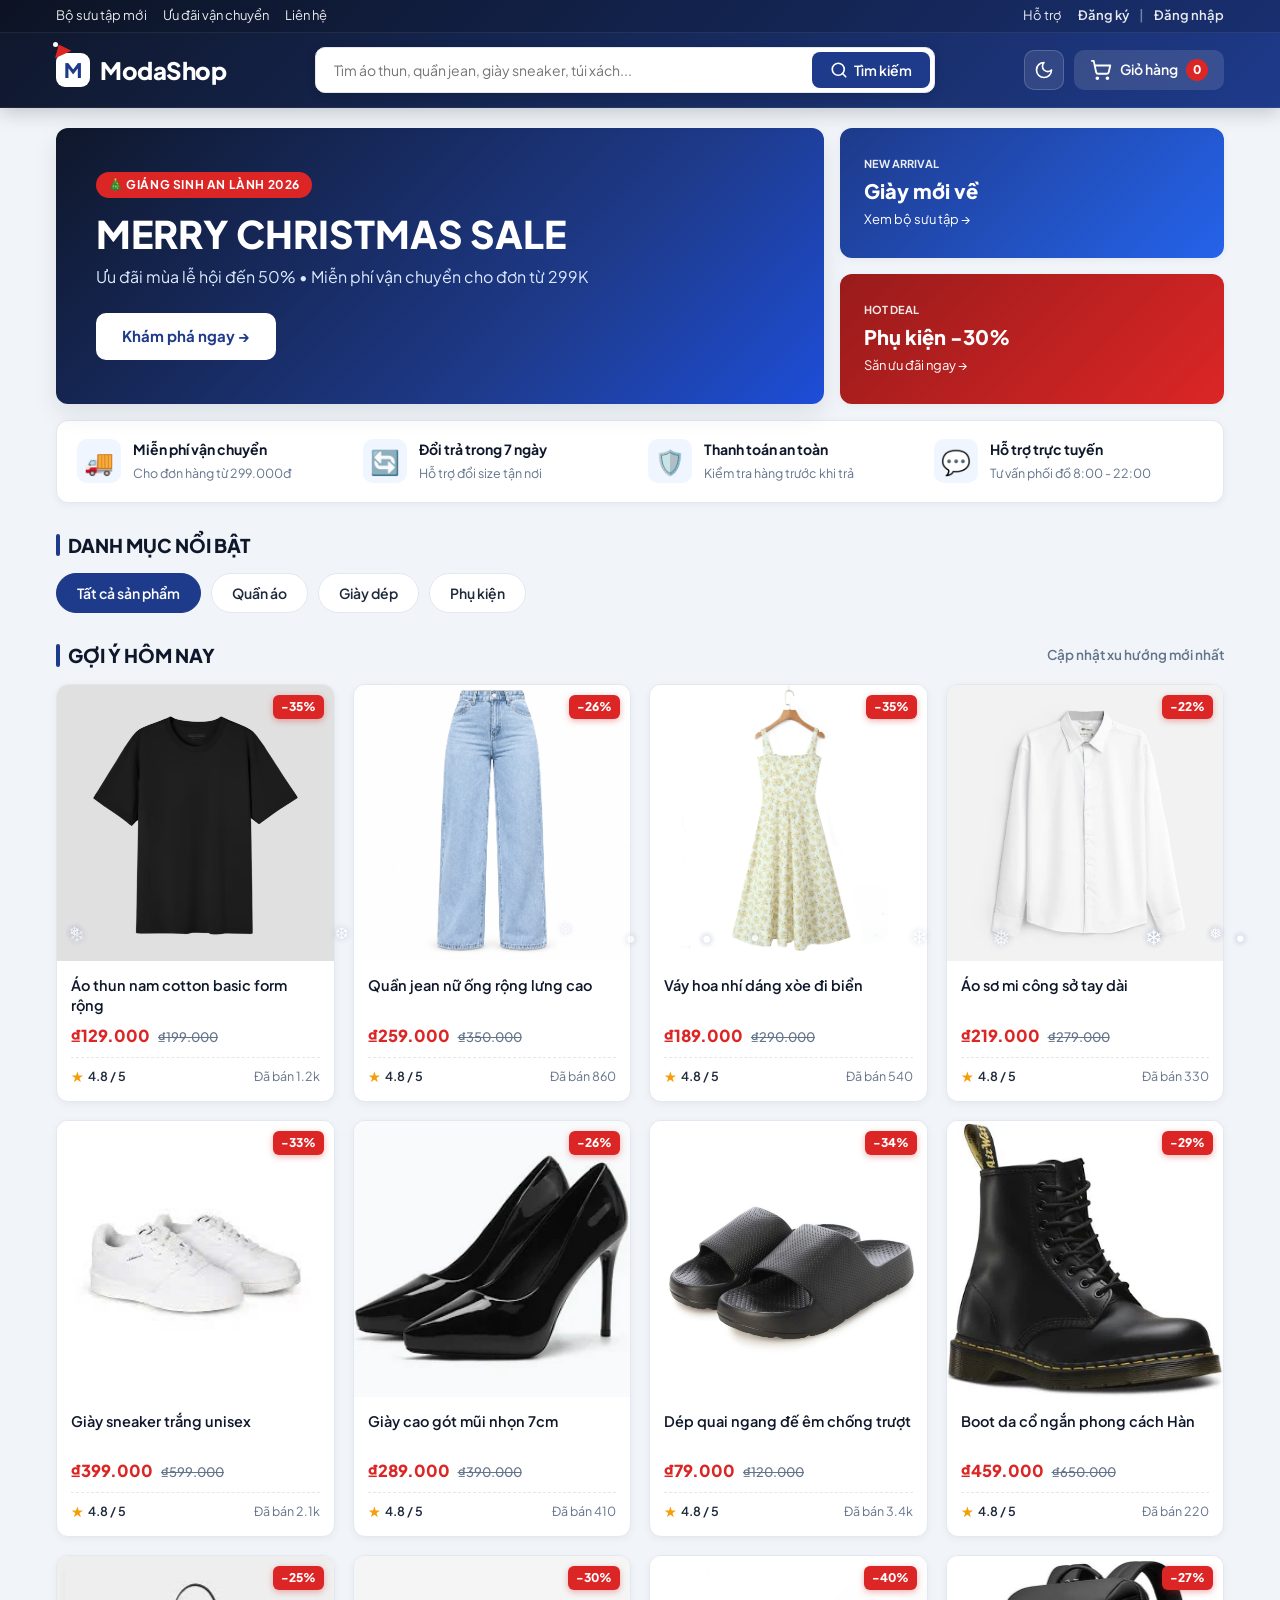
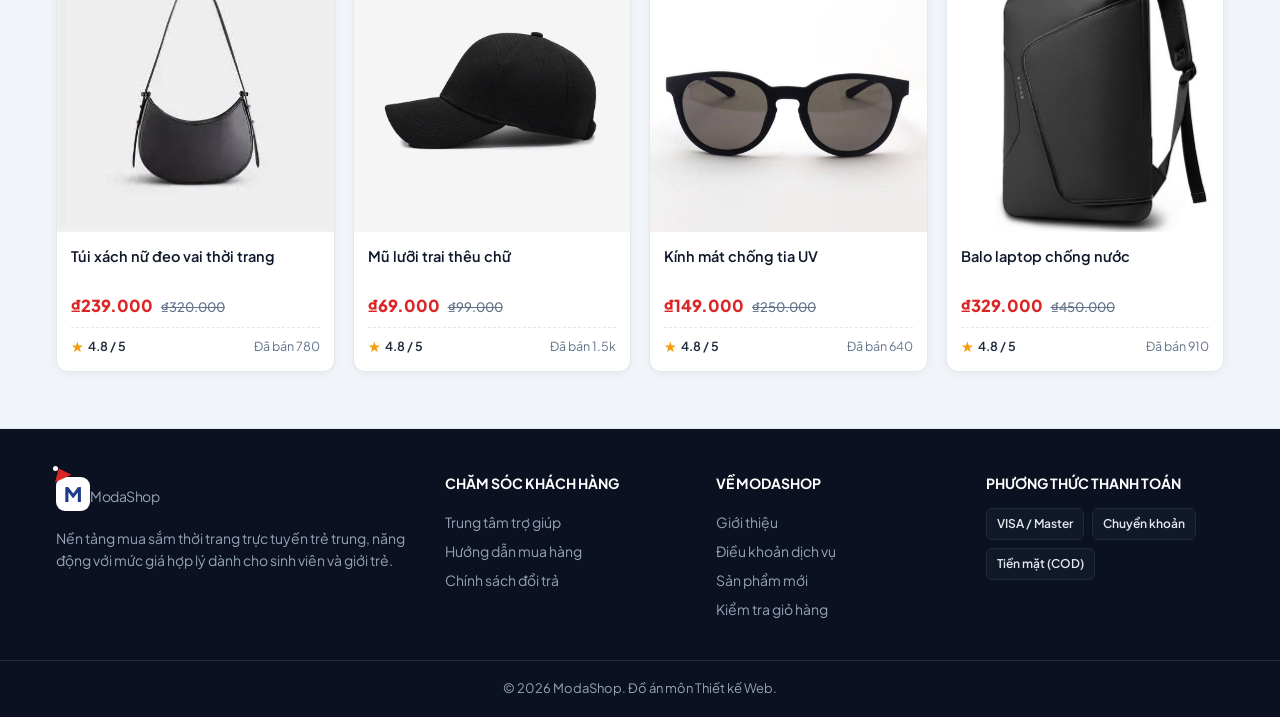
<file: index.html>
<!DOCTYPE html>
<html lang="vi">
<head>
  <meta charset="UTF-8">
  <meta name="viewport" content="width=device-width, initial-scale=1.0">
  <title>ModaShop - Thời trang hiện đại, giá tốt mỗi ngày</title>
  <script>
    // Áp dụng Dark Mode ngay lập tức trước khi CSS render để tránh nháy trắng
    if (localStorage.getItem('modashop_theme') === 'dark') {
      document.documentElement.setAttribute('data-theme', 'dark');
    }
  </script>
  <!-- Font chữ hiện đại hỗ trợ tiếng Việt chuẩn đẹp -->
  <link rel="preconnect" href="https://fonts.googleapis.com">
  <link rel="preconnect" href="https://fonts.gstatic.com" crossorigin>
  <link href="https://fonts.googleapis.com/css2?family=Plus+Jakarta+Sans:wght@400;500;600;700;800&display=swap" rel="stylesheet">
  <link rel="stylesheet" href="style.css">
</head>
<body>

  <!-- ===== HEADER ===== -->
  <header class="header">
    <div class="header-top">
      <div class="container header-top-inner">
        <div class="header-links">
          <a href="index.html#products">Bộ sưu tập mới</a>
          <a href="index.html#service-bar">Ưu đãi vận chuyển</a>
          <a href="#footer">Liên hệ</a>
        </div>
        <div class="header-links">
          <button type="button" class="link-btn" onclick="openInfoModal('Hướng dẫn mua hàng', '1. Chọn sản phẩm và kích cỡ phù hợp.<br>2. Nhấn Thêm vào giỏ hàng.<br>3. Kiểm tra giỏ hàng và điền thông tin nhận hàng để hoàn tất.')">Hỗ trợ</button>
          <span id="authLinks">
            <a href="register.html">Đăng ký</a>
            <span class="sep">|</span>
            <a href="login.html">Đăng nhập</a>
          </span>
        </div>
      </div>
    </div>

    <div class="header-main container">
      <a href="index.html" class="logo">
        <span class="logo-badge">M</span>ModaShop
      </a>

      <form class="search-box" id="searchForm">
        <input type="text" id="searchInput" placeholder="Tìm áo thun, quần jean, giày sneaker, túi xách...">
        <button type="submit" aria-label="Tìm kiếm">
          <svg width="18" height="18" viewBox="0 0 24 24" fill="none" stroke="currentColor" stroke-width="2.2" stroke-linecap="round" stroke-linejoin="round"><circle cx="11" cy="11" r="8"/><path d="m21 21-4.3-4.3"/></svg>
          <span>Tìm kiếm</span>
        </button>
      </form>

      <div class="header-actions">
        <button type="button" class="theme-toggle" id="themeToggle" aria-label="Chuyển đổi giao diện Sáng/Tối" title="Chuyển chế độ Sáng / Tối">
          <!-- Icon Mặt trăng (hiện khi đang ở nền Sáng) -->
          <svg class="icon-moon" width="20" height="20" viewBox="0 0 24 24" fill="none" stroke="currentColor" stroke-width="2" stroke-linecap="round" stroke-linejoin="round"><path d="M12 3a6 6 0 0 0 9 9 9 9 0 1 1-9-9Z"/></svg>
          <!-- Icon Mặt trời (hiện khi đang ở nền Tối) -->
          <svg class="icon-sun" width="20" height="20" viewBox="0 0 24 24" fill="none" stroke="currentColor" stroke-width="2" stroke-linecap="round" stroke-linejoin="round"><circle cx="12" cy="12" r="4"/><path d="M12 2v2"/><path d="M12 20v2"/><path d="m4.93 4.93 1.41 1.41"/><path d="m17.66 17.66 1.41 1.41"/><path d="M2 12h2"/><path d="M20 12h2"/><path d="m6.34 17.66-1.41 1.41"/><path d="m19.07 4.93-1.41 1.41"/></svg>
        </button>

        <a href="cart.html" class="cart" id="cartBtn">
          <svg width="22" height="22" viewBox="0 0 24 24" fill="none" stroke="currentColor" stroke-width="2" stroke-linecap="round" stroke-linejoin="round"><circle cx="8" cy="21" r="1"/><circle cx="19" cy="21" r="1"/><path d="M2.05 2.05h2l2.66 12.42a2 2 0 0 0 2 1.58h9.78a2 2 0 0 0 1.95-1.57l1.65-7.43H5.12"/></svg>
          <span class="cart-label">Giỏ hàng</span>
          <span class="cart-count" id="cartCount">0</span>
        </a>
      </div>
    </div>
  </header>

  <main class="container">

    <!-- ===== BANNER HERO ===== -->
    <section class="banner">
      <div class="banner-main">
        <span class="banner-tag">🎄 GIÁNG SINH AN LÀNH 2026</span>
        <h1>MERRY CHRISTMAS SALE</h1>
        <p>Ưu đãi mùa lễ hội đến 50% • Miễn phí vận chuyển cho đơn từ 299K</p>
        <a href="#products" class="btn">Khám phá ngay →</a>
      </div>
      <div class="banner-side">
        <a href="#products" class="banner-small banner-small-1" onclick="document.querySelector('[data-cat=\'giay-dep\']')?.click()">
          <span class="small-tag">NEW ARRIVAL</span>
          <h3>Giày mới về</h3>
          <p>Xem bộ sưu tập →</p>
        </a>
        <a href="#products" class="banner-small banner-small-2" onclick="document.querySelector('[data-cat=\'phu-kien\']')?.click()">
          <span class="small-tag">HOT DEAL</span>
          <h3>Phụ kiện -30%</h3>
          <p>Săn ưu đãi ngay →</p>
        </a>
      </div>
    </section>

    <!-- ===== CAM KẾT DỊCH VỤ (TĂNG ĐỘ TIN CẬY) ===== -->
    <section class="service-bar" id="service-bar">
      <div class="service-item">
        <div class="service-icon">🚚</div>
        <div>
          <strong>Miễn phí vận chuyển</strong>
          <span>Cho đơn hàng từ 299.000đ</span>
        </div>
      </div>
      <div class="service-item">
        <div class="service-icon">🔄</div>
        <div>
          <strong>Đổi trả trong 7 ngày</strong>
          <span>Hỗ trợ đổi size tận nơi</span>
        </div>
      </div>
      <div class="service-item">
        <div class="service-icon">🛡️</div>
        <div>
          <strong>Thanh toán an toàn</strong>
          <span>Kiểm tra hàng trước khi trả</span>
        </div>
      </div>
      <div class="service-item">
        <div class="service-icon">💬</div>
        <div>
          <strong>Hỗ trợ trực tuyến</strong>
          <span>Tư vấn phối đồ 8:00 - 22:00</span>
        </div>
      </div>
    </section>

    <!-- ===== DANH MỤC ===== -->
    <section class="section">
      <div class="section-header">
        <h2 class="section-title">DANH MỤC NỔI BẬT</h2>
      </div>
      <div class="categories" id="categories">
        <button class="category active" data-cat="all">Tất cả sản phẩm</button>
        <button class="category" data-cat="quan-ao">Quần áo</button>
        <button class="category" data-cat="giay-dep">Giày dép</button>
        <button class="category" data-cat="phu-kien">Phụ kiện</button>
      </div>
    </section>

    <!-- ===== SẢN PHẨM ===== -->
    <section class="section" id="products">
      <div class="section-header">
        <h2 class="section-title">GỢI Ý HÔM NAY</h2>
        <span class="section-subtitle">Cập nhật xu hướng mới nhất</span>
      </div>
      <div class="product-grid" id="productGrid">
        <!-- Sản phẩm được tạo bằng JavaScript (script.js) -->
      </div>
    </section>

  </main>

  <!-- ===== FOOTER ===== -->
  <footer class="footer" id="footer">
    <div class="container footer-grid">
      <div class="footer-brand">
        <a href="index.html" class="logo footer-logo">
          <span class="logo-badge">M</span>ModaShop
        </a>
        <p class="footer-desc">Nền tảng mua sắm thời trang trực tuyến trẻ trung, năng động với mức giá hợp lý dành cho sinh viên và giới trẻ.</p>
      </div>
      <div>
        <h4>CHĂM SÓC KHÁCH HÀNG</h4>
        <button type="button" class="footer-link-btn" onclick="openInfoModal('Trung tâm trợ giúp', 'Hotline hỗ trợ: 1900 6868 (8:00 - 22:00 hàng ngày)<br>Email: hotro@modashop.vn')">Trung tâm trợ giúp</button>
        <button type="button" class="footer-link-btn" onclick="openInfoModal('Hướng dẫn mua hàng', 'Bước 1: Tìm kiếm sản phẩm.<br>Bước 2: Chọn size và thêm vào giỏ.<br>Bước 3: Xác nhận đơn hàng tại trang Giỏ hàng.')">Hướng dẫn mua hàng</button>
        <button type="button" class="footer-link-btn" onclick="openInfoModal('Chính sách đổi trả', 'ModaShop hỗ trợ đổi size hoặc hoàn tiền trong vòng 7 ngày kể từ khi nhận hàng nếu sản phẩm còn nguyên tem mác.')">Chính sách đổi trả</button>
      </div>
      <div>
        <h4>VỀ MODASHOP</h4>
        <button type="button" class="footer-link-btn" onclick="openInfoModal('Giới thiệu ModaShop', 'ModaShop là đồ án website thương mại điện tử thời trang được xây dựng bởi nhóm sinh viên môn Thiết kế Web.')">Giới thiệu</button>
        <button type="button" class="footer-link-btn" onclick="openInfoModal('Điều khoản dịch vụ', '1. Thông tin tài khoản được lưu cục bộ trên trình duyệt (localStorage) phục vụ mục đích trải nghiệm đặt hàng.<br>2. Khách hàng được quyền kiểm tra sản phẩm trước khi thanh toán và đổi trả trong vòng 7 ngày nếu còn nguyên tem mác.')">Điều khoản dịch vụ</button>
        <a href="index.html#products">Sản phẩm mới</a>
        <a href="cart.html">Kiểm tra giỏ hàng</a>
      </div>
      <div>
        <h4>PHƯƠNG THỨC THANH TOÁN</h4>
        <div class="payment-badges">
          <span>VISA / Master</span>
          <span>Chuyển khoản</span>
          <span>Tiền mặt (COD)</span>
        </div>
      </div>
    </div>
    <div class="footer-bottom">
      <p class="copyright">© 2026 ModaShop. Đồ án môn Thiết kế Web.</p>
    </div>
  </footer>

  <!-- Cửa sổ Modal hiển thị thông tin chính sách (thay thế các link chết href="#") -->
  <div class="info-modal-backdrop" id="infoModal" onclick="if(event.target===this) closeInfoModal()">
    <div class="info-modal">
      <div class="info-modal-header">
        <h3 id="infoModalTitle">Thông tin</h3>
        <button type="button" class="info-modal-close" onclick="closeInfoModal()">×</button>
      </div>
      <div class="info-modal-body" id="infoModalBody"></div>
    </div>
  </div>

  <!-- Thông báo nhỏ khi thêm vào giỏ -->
  <div class="toast" id="toast">✓ Đã thêm sản phẩm vào giỏ hàng!</div> 

  <script src="script.js"></script>
  <script>
    function openInfoModal(title, content) {
      document.getElementById('infoModalTitle').textContent = title;
      document.getElementById('infoModalBody').innerHTML = content;
      document.getElementById('infoModal').classList.add('show');
    }
    function closeInfoModal() {
      document.getElementById('infoModal').classList.remove('show');
    }

    // Xử lý bật/tắt Dark Mode và lưu trạng thái vào localStorage
    const themeToggleBtn = document.getElementById('themeToggle');
    if (themeToggleBtn && !themeToggleBtn.dataset.bound) {
      themeToggleBtn.dataset.bound = 'true';
      themeToggleBtn.addEventListener('click', () => {
        const root = document.documentElement;
        if (root.getAttribute('data-theme') === 'dark') {
          root.removeAttribute('data-theme');
          localStorage.setItem('modashop_theme', 'light');
        } else {
          root.setAttribute('data-theme', 'dark');
          localStorage.setItem('modashop_theme', 'dark');
        }
      });
    }
  </script>
</body>
</html>
</file>
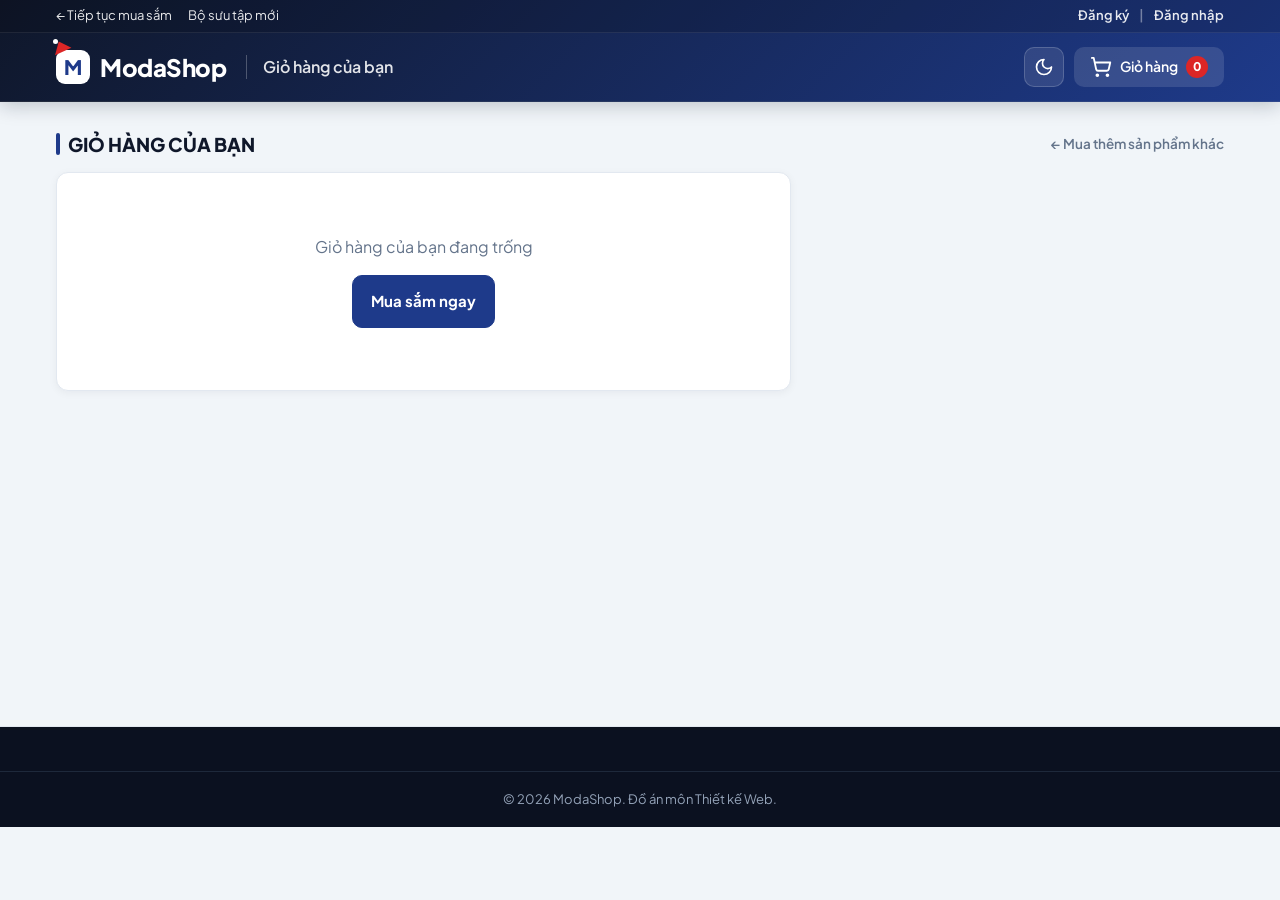
<file: cart.html>
<!DOCTYPE html>
<html lang="vi">
<head>
  <meta charset="UTF-8">
  <meta name="viewport" content="width=device-width, initial-scale=1.0">
  <title>Giỏ hàng - ModaShop</title>
  <script>
    // Giữ nguyên trạng thái Dark Mode ngay lập tức khi chuyển từ index.html sang
    if (localStorage.getItem('modashop_theme') === 'dark') {
      document.documentElement.setAttribute('data-theme', 'dark');
    }
  </script>
  <link rel="preconnect" href="https://fonts.googleapis.com">
  <link rel="preconnect" href="https://fonts.gstatic.com" crossorigin>
  <link href="https://fonts.googleapis.com/css2?family=Plus+Jakarta+Sans:wght@400;500;600;700;800&display=swap" rel="stylesheet">
  <link rel="stylesheet" href="style.css">
</head>
<body>

  <!-- ===== HEADER ĐỒNG BỘ VỚI TRANG CHỦ ===== -->
  <header class="header">
    <div class="header-top">
      <div class="container header-top-inner">
        <div class="header-links">
          <a href="index.html">← Tiếp tục mua sắm</a>
          <a href="index.html#products">Bộ sưu tập mới</a>
        </div>
        <div class="header-links">
          <span id="authLinks">
            <a href="register.html">Đăng ký</a>
            <span class="sep">|</span>
            <a href="login.html">Đăng nhập</a>
          </span>
        </div>
      </div>
    </div>

    <div class="header-main container">
      <a href="index.html" class="logo">
        <span class="logo-badge">M</span>ModaShop
      </a>

      <div class="page-breadcrumb">Giỏ hàng của bạn</div>

      <div class="header-actions">
        <button type="button" class="theme-toggle" id="themeToggle" aria-label="Chuyển đổi giao diện Sáng/Tối" title="Chuyển chế độ Sáng / Tối">
          <svg class="icon-moon" width="20" height="20" viewBox="0 0 24 24" fill="none" stroke="currentColor" stroke-width="2" stroke-linecap="round" stroke-linejoin="round"><path d="M12 3a6 6 0 0 0 9 9 9 9 0 1 1-9-9Z"/></svg>
          <svg class="icon-sun" width="20" height="20" viewBox="0 0 24 24" fill="none" stroke="currentColor" stroke-width="2" stroke-linecap="round" stroke-linejoin="round"><circle cx="12" cy="12" r="4"/><path d="M12 2v2"/><path d="M12 20v2"/><path d="m4.93 4.93 1.41 1.41"/><path d="m17.66 17.66 1.41 1.41"/><path d="M2 12h2"/><path d="M20 12h2"/><path d="m6.34 17.66-1.41 1.41"/><path d="m19.07 4.93-1.41 1.41"/></svg>
        </button>

        <a href="cart.html" class="cart" id="cartBtn">
          <svg width="22" height="22" viewBox="0 0 24 24" fill="none" stroke="currentColor" stroke-width="2" stroke-linecap="round" stroke-linejoin="round"><circle cx="8" cy="21" r="1"/><circle cx="19" cy="21" r="1"/><path d="M2.05 2.05h2l2.66 12.42a2 2 0 0 0 2 1.58h9.78a2 2 0 0 0 1.95-1.57l1.65-7.43H5.12"/></svg>
          <span class="cart-label">Giỏ hàng</span>
          <span class="cart-count" id="cartCount">0</span>
        </a>
      </div>
    </div>
  </header>

  <!-- ===== NỘI DUNG GIỎ HÀNG ===== -->
  <main class="container cart-page">
  <div class="section-header">
    <h1 class="section-title">GIỎ HÀNG CỦA BẠN</h1>
    <a href="index.html" class="continue-link">← Mua thêm sản phẩm khác</a>
  </div>
  <div class="cart-layout">
    <section class="cart-items-box">
      <div id="cartList"></div>
    </section>
    <aside class="cart-summary-box" id="cartSummary">
      <h3>Tóm tắt đơn hàng</h3>
      <div class="summary-line"><span>Tổng số lượng:</span><strong id="totalQty">0</strong></div>
      <div class="summary-line"><span>Phí vận chuyển:</span><span style="color:#16a34a;font-weight:600;">Miễn phí</span></div>
      <div class="summary-total"><span>Tổng thanh toán:</span><span class="total-amount" id="totalPrice">0đ</span></div>
      <button type="button" class="btn-main" style="width:100%;" onclick="checkout()">TIẾN HÀNH ĐẶT HÀNG</button>
    </aside>
  </div>
</main>

  <!-- ===== FOOTER ĐỒNG BỘ ===== -->
  <footer class="footer">
    <div class="footer-bottom">
      <p class="copyright">© 2026 ModaShop. Đồ án môn Thiết kế Web.</p>
    </div>
  </footer>

  <div class="toast" id="toast">✓ Đã cập nhật giỏ hàng!</div>

  <script src="script.js"></script>
  <script>
    // Bật/tắt Dark Mode đồng bộ với trang chủ
    const themeToggleBtn = document.getElementById('themeToggle');
    if (themeToggleBtn && !themeToggleBtn.dataset.bound) {
      themeToggleBtn.dataset.bound = 'true';
      themeToggleBtn.addEventListener('click', () => {
        const root = document.documentElement;
        if (root.getAttribute('data-theme') === 'dark') {
          root.removeAttribute('data-theme');
          localStorage.setItem('modashop_theme', 'light');
        } else {
          root.setAttribute('data-theme', 'dark');
          localStorage.setItem('modashop_theme', 'dark');
        }
      });
    }
  </script>
</body>
</html>
</file>
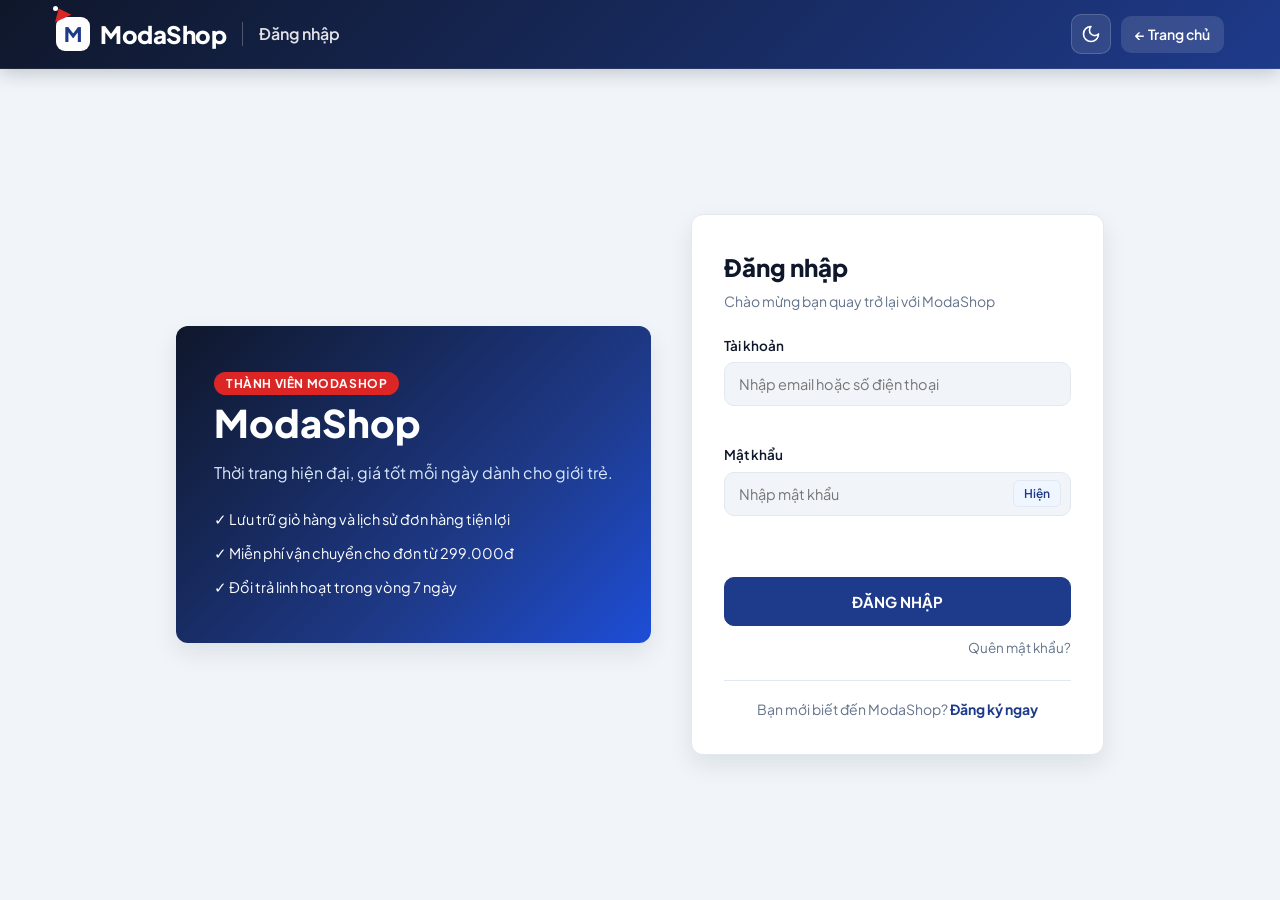
<file: login.html>
<!DOCTYPE html>
<html lang="vi">
<head>
  <meta charset="UTF-8">
  <meta name="viewport" content="width=device-width, initial-scale=1.0">
  <title>Đăng nhập - ModaShop</title>
  <script>
    // Áp dụng Dark Mode ngay lập tức trước khi CSS render để tránh nháy trắng
    if (localStorage.getItem('modashop_theme') === 'dark') {
      document.documentElement.setAttribute('data-theme', 'dark');
    }
  </script>
  <link rel="preconnect" href="https://fonts.googleapis.com">
  <link rel="preconnect" href="https://fonts.gstatic.com" crossorigin>
  <link href="https://fonts.googleapis.com/css2?family=Plus+Jakarta+Sans:wght@400;500;600;700;800&display=swap" rel="stylesheet">
  <link rel="stylesheet" href="style.css">
</head>
<body class="auth-page">

  <!-- Header đồng bộ phong cách ModaShop -->
  <header class="auth-header">
    <div class="container auth-header-inner">
      <div class="auth-header-left">
        <a href="index.html" class="logo auth-logo">
          <span class="logo-badge">M</span>ModaShop
        </a>
        <span class="auth-page-title">Đăng nhập</span>
      </div>

      <div class="header-actions">
        <button type="button" class="theme-toggle" id="themeToggle" aria-label="Chuyển đổi giao diện Sáng/Tối" title="Chuyển chế độ Sáng / Tối">
          <svg class="icon-moon" width="20" height="20" viewBox="0 0 24 24" fill="none" stroke="currentColor" stroke-width="2" stroke-linecap="round" stroke-linejoin="round"><path d="M12 3a6 6 0 0 0 9 9 9 9 0 1 1-9-9Z"/></svg>
          <svg class="icon-sun" width="20" height="20" viewBox="0 0 24 24" fill="none" stroke="currentColor" stroke-width="2" stroke-linecap="round" stroke-linejoin="round"><circle cx="12" cy="12" r="4"/><path d="M12 2v2"/><path d="M12 20v2"/><path d="m4.93 4.93 1.41 1.41"/><path d="m17.66 17.66 1.41 1.41"/><path d="M2 12h2"/><path d="M20 12h2"/><path d="m6.34 17.66-1.41 1.41"/><path d="m19.07 4.93-1.41 1.41"/></svg>
        </button>
        <a href="index.html" class="auth-back-link">← Trang chủ</a>
      </div>
    </div>
  </header>

  <main class="auth-main">
    <div class="container auth-wrap">

      <!-- Bên trái: Giới thiệu thương hiệu đồng bộ Hero Banner -->
      <div class="auth-intro">
        <span class="banner-tag">THÀNH VIÊN MODASHOP</span>
        <h1>ModaShop</h1>
        <p>Thời trang hiện đại, giá tốt mỗi ngày dành cho giới trẻ.</p>
        <ul class="auth-perks">
          <li>✓ Lưu trữ giỏ hàng và lịch sử đơn hàng tiện lợi</li>
          <li>✓ Miễn phí vận chuyển cho đơn từ 299.000đ</li>
          <li>✓ Đổi trả linh hoạt trong vòng 7 ngày</li>
        </ul>
      </div>

      <!-- Bên phải: Form đăng nhập (giữ nguyên toàn bộ ID cho script.js) -->
      <form class="auth-box" id="loginForm" novalidate>
        <h2>Đăng nhập</h2>
        <p class="auth-subtitle">Chào mừng bạn quay trở lại với ModaShop</p>

        <div class="form-group">
          <label for="loginAccount" class="form-label">Tài khoản</label>
          <input type="text" id="loginAccount" placeholder="Nhập email hoặc số điện thoại">
          <p class="field-error" id="loginAccountError"></p>
        </div>

        <div class="form-group">
          <label for="loginPassword" class="form-label">Mật khẩu</label>
          <div class="password-box">
            <input type="password" id="loginPassword" placeholder="Nhập mật khẩu">
            <button type="button" class="toggle-pass" data-target="loginPassword">Hiện</button>
          </div>
          <p class="field-error" id="loginPasswordError"></p>
        </div>

        <p class="form-error" id="loginError"></p>

        <button type="submit" class="btn-main auth-submit">ĐĂNG NHẬP</button>

        <div class="auth-extra">
          <button type="button" class="link-btn-muted" onclick="document.getElementById('forgotModal').classList.add('show')">Quên mật khẩu?</button>
        </div>

        <p class="auth-switch">
          Bạn mới biết đến ModaShop? <a href="register.html">Đăng ký ngay</a>
        </p>
      </form>

    </div>
  </main>

  <!-- Modal Quên mật khẩu (thay cho alert() mặc định) -->
  <div class="info-modal-backdrop" id="forgotModal" onclick="if(event.target===this) this.classList.remove('show')">
    <div class="info-modal">
      <div class="info-modal-header">
        <h3>Khôi phục mật khẩu</h3>
        <button type="button" class="info-modal-close" onclick="document.getElementById('forgotModal').classList.remove('show')">×</button>
      </div>
      <div class="info-modal-body">
        Vui lòng liên hệ bộ phận hỗ trợ qua email <strong>hotro@modashop.vn</strong> hoặc tạo tài khoản mới tại trang <a href="register.html" style="color: var(--accent); font-weight: 600;">Đăng ký</a> để tiếp tục trải nghiệm.
      </div>
    </div>
  </div>

  <div class="toast" id="toast"></div>

  <script src="script.js"></script>
  <script>
    // Xử lý bật/tắt Dark Mode đồng bộ với index.html và cart.html
    const themeToggleBtn = document.getElementById('themeToggle');
    if (themeToggleBtn && !themeToggleBtn.dataset.bound) {
      themeToggleBtn.dataset.bound = 'true';
      themeToggleBtn.addEventListener('click', () => {
        const root = document.documentElement;
        if (root.getAttribute('data-theme') === 'dark') {
          root.removeAttribute('data-theme');
          localStorage.setItem('modashop_theme', 'light');
        } else {
          root.setAttribute('data-theme', 'dark');
          localStorage.setItem('modashop_theme', 'dark');
        }
      });
    }
  </script>
</body>
</html>
</file>
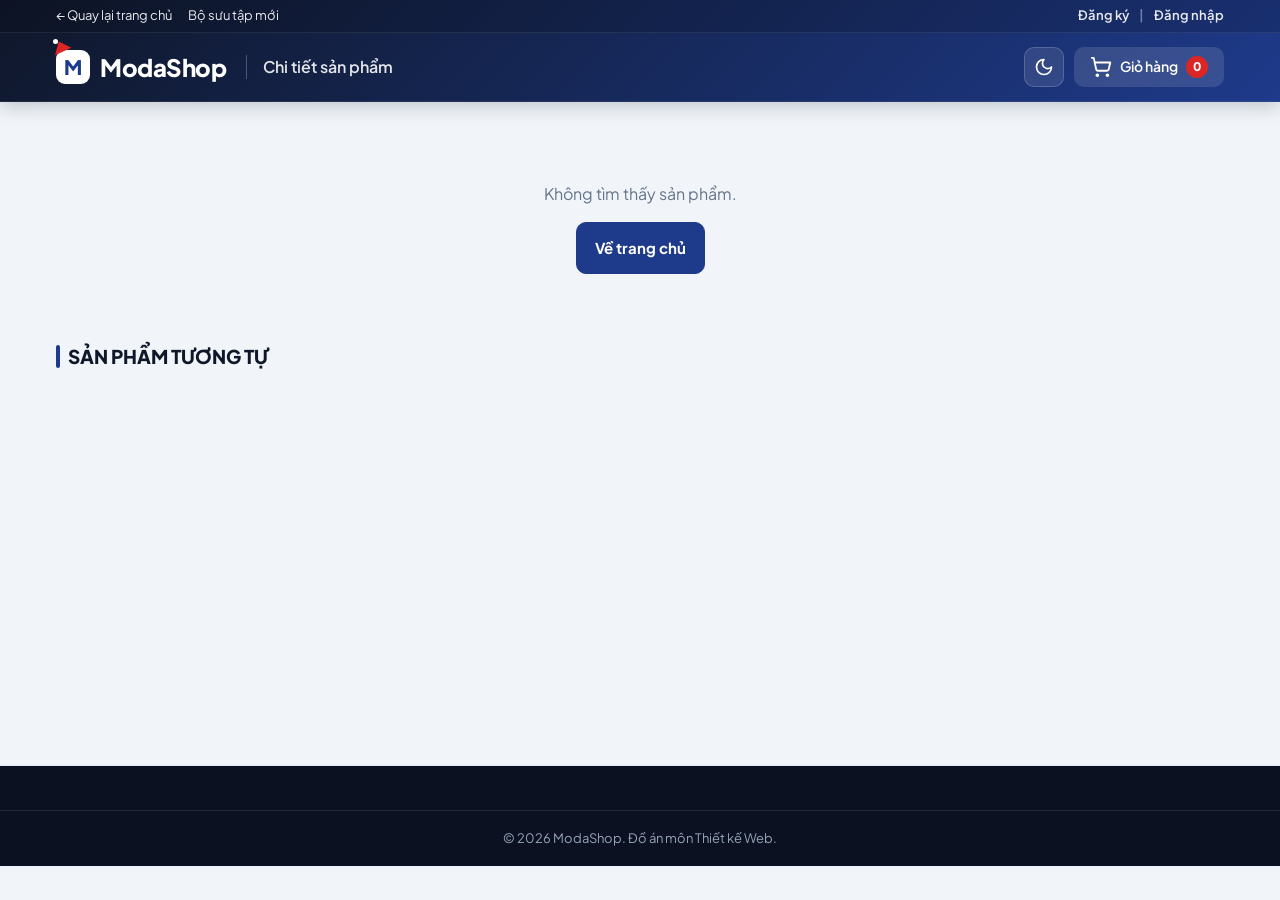
<file: product.html>
<!DOCTYPE html>
<html lang="vi">
<head>
  <meta charset="UTF-8">
  <meta name="viewport" content="width=device-width, initial-scale=1.0">
  <title>Chi tiết sản phẩm - ModaShop</title>
  <script>
    // Giữ nguyên trạng thái Dark Mode ngay lập tức khi chuyển trang
    if (localStorage.getItem('modashop_theme') === 'dark') {
      document.documentElement.setAttribute('data-theme', 'dark');
    }
  </script>
  <link rel="preconnect" href="https://fonts.googleapis.com">
  <link rel="preconnect" href="https://fonts.gstatic.com" crossorigin>
  <link href="https://fonts.googleapis.com/css2?family=Plus+Jakarta+Sans:wght@400;500;600;700;800&display=swap" rel="stylesheet">
  <link rel="stylesheet" href="style.css">
</head>
<body>

  <!-- ===== HEADER ĐỒNG BỘ VỚI TRANG CHỦ ===== -->
  <header class="header">
    <div class="header-top">
      <div class="container header-top-inner">
        <div class="header-links">
          <a href="index.html">← Quay lại trang chủ</a>
          <a href="index.html#products">Bộ sưu tập mới</a>
        </div>
        <div class="header-links">
          <span id="authLinks">
            <a href="register.html">Đăng ký</a>
            <span class="sep">|</span>
            <a href="login.html">Đăng nhập</a>
          </span>
        </div>
      </div>
    </div>

    <div class="header-main container">
      <a href="index.html" class="logo">
        <span class="logo-badge">M</span>ModaShop
      </a>

      <div class="page-breadcrumb">Chi tiết sản phẩm</div>

      <div class="header-actions">
        <button type="button" class="theme-toggle" id="themeToggle" aria-label="Chuyển đổi giao diện Sáng/Tối" title="Chuyển chế độ Sáng / Tối">
          <svg class="icon-moon" width="20" height="20" viewBox="0 0 24 24" fill="none" stroke="currentColor" stroke-width="2" stroke-linecap="round" stroke-linejoin="round"><path d="M12 3a6 6 0 0 0 9 9 9 9 0 1 1-9-9Z"/></svg>
          <svg class="icon-sun" width="20" height="20" viewBox="0 0 24 24" fill="none" stroke="currentColor" stroke-width="2" stroke-linecap="round" stroke-linejoin="round"><circle cx="12" cy="12" r="4"/><path d="M12 2v2"/><path d="M12 20v2"/><path d="m4.93 4.93 1.41 1.41"/><path d="m17.66 17.66 1.41 1.41"/><path d="M2 12h2"/><path d="M20 12h2"/><path d="m6.34 17.66-1.41 1.41"/><path d="m19.07 4.93-1.41 1.41"/></svg>
        </button>

        <a href="cart.html" class="cart" id="cartBtn">
          <svg width="22" height="22" viewBox="0 0 24 24" fill="none" stroke="currentColor" stroke-width="2" stroke-linecap="round" stroke-linejoin="round"><circle cx="8" cy="21" r="1"/><circle cx="19" cy="21" r="1"/><path d="M2.05 2.05h2l2.66 12.42a2 2 0 0 0 2 1.58h9.78a2 2 0 0 0 1.95-1.57l1.65-7.43H5.12"/></svg>
          <span class="cart-label">Giỏ hàng</span>
          <span class="cart-count" id="cartCount">0</span>
        </a>
      </div>
    </div>
  </header>

  <!-- ===== NỘI DUNG CHI TIẾT SẢN PHẨM ===== -->
  <main class="container product-detail-page">
  <nav class="breadcrumb-nav" id="breadcrumb"></nav>
  <section id="productDetail"></section>
  <section class="section">
    <div class="section-header">
      <h2 class="section-title">SẢN PHẨM TƯƠNG TỰ</h2>
    </div>
    <div class="product-grid" id="relatedGrid"></div>
  </section>
</main>

  <!-- ===== FOOTER ĐỒNG BỘ ===== -->
  <footer class="footer">
    <div class="footer-bottom">
      <p class="copyright">© 2026 ModaShop. Đồ án môn Thiết kế Web.</p>
    </div>
  </footer>

  <div class="toast" id="toast">✓ Đã thêm sản phẩm vào giỏ hàng!</div>

  <script src="script.js"></script>
  <script>
    // 1. Đồng bộ nút bật/tắt Dark Mode
    const themeToggleBtn = document.getElementById('themeToggle');
    if (themeToggleBtn && !themeToggleBtn.dataset.bound) {
      themeToggleBtn.dataset.bound = 'true';
      themeToggleBtn.addEventListener('click', () => {
        const root = document.documentElement;
        if (root.getAttribute('data-theme') === 'dark') {
          root.removeAttribute('data-theme');
          localStorage.setItem('modashop_theme', 'light');
        } else {
          root.setAttribute('data-theme', 'dark');
          localStorage.setItem('modashop_theme', 'dark');
        }
      });
    }

    // 2. Xử lý chọn Size (S, M, L, XL)
    const sizeBtns = document.querySelectorAll('.size-btn');
    const selectedSizeText = document.getElementById('selectedSizeText');
    sizeBtns.forEach(btn => {
      btn.addEventListener('click', () => {
        sizeBtns.forEach(b => b.classList.remove('active'));
        btn.classList.add('active');
        if (selectedSizeText) selectedSizeText.textContent = btn.dataset.size;
      });
    });

    // 3. Xử lý tăng/giảm số lượng
    const qtyInput = document.getElementById('productQty');
    document.getElementById('qtyMinus')?.addEventListener('click', () => {
      const current = parseInt(qtyInput.value, 10) || 1;
      if (current > 1) qtyInput.value = current - 1;
    });
    document.getElementById('qtyPlus')?.addEventListener('click', () => {
      const current = parseInt(qtyInput.value, 10) || 1;
      qtyInput.value = current + 1;
    });
  </script>
</body>
</html>
</file>
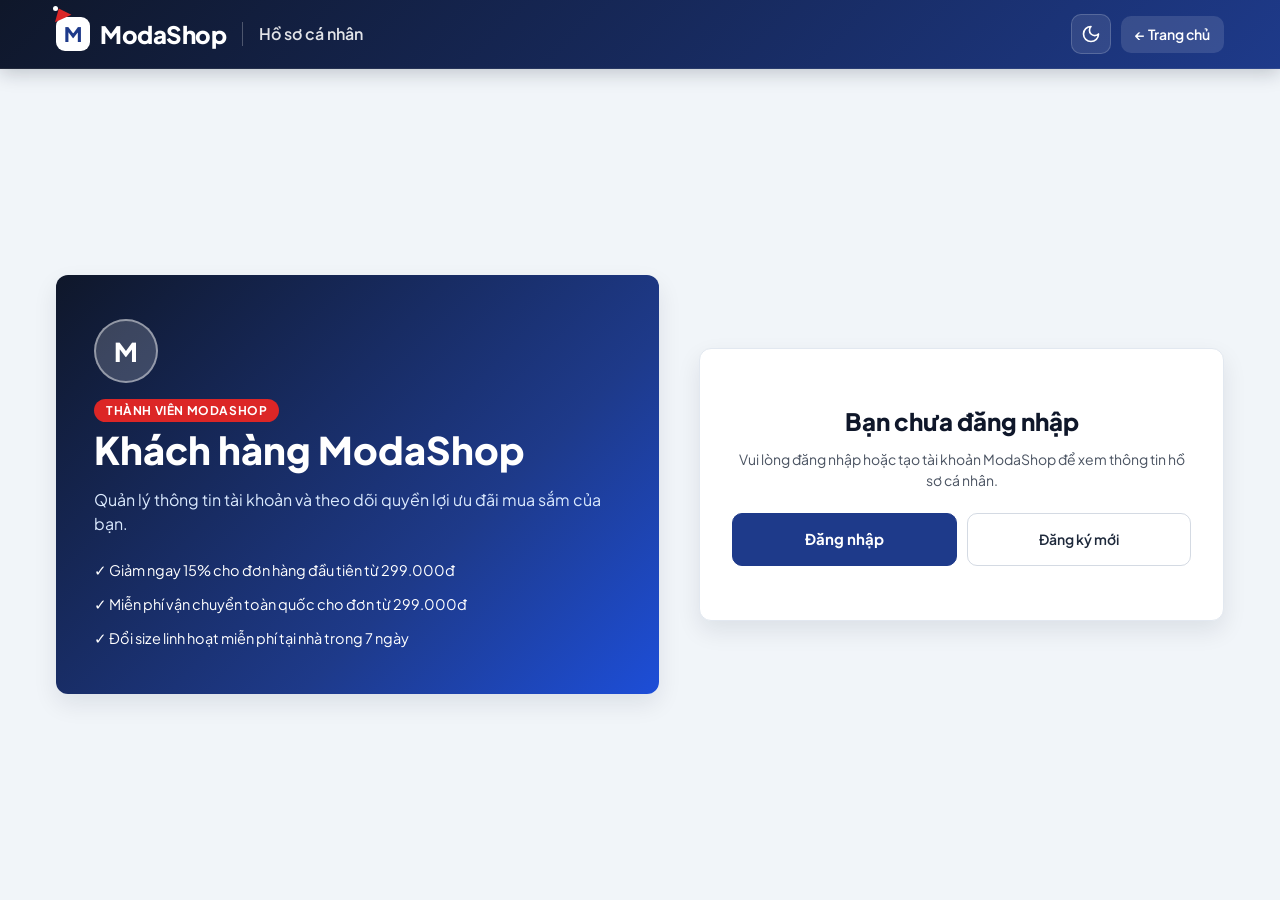
<file: profile.html>
<!DOCTYPE html>
<html lang="vi">
<head>
  <meta charset="UTF-8">
  <meta name="viewport" content="width=device-width, initial-scale=1.0">
  <title>Hồ sơ cá nhân - ModaShop</title>
  <script>
    // Áp dụng Dark Mode ngay lập tức trước khi CSS render để tránh nháy trắng
    if (localStorage.getItem('modashop_theme') === 'dark') {
      document.documentElement.setAttribute('data-theme', 'dark');
    }
  </script>
  <link rel="preconnect" href="https://fonts.googleapis.com">
  <link rel="preconnect" href="https://fonts.gstatic.com" crossorigin>
  <link href="https://fonts.googleapis.com/css2?family=Plus+Jakarta+Sans:wght@400;500;600;700;800&display=swap" rel="stylesheet">
  <link rel="stylesheet" href="style.css">
  <style>
    .profile-avatar {
      width: 64px;
      height: 64px;
      border-radius: 50%;
      background: rgba(255, 255, 255, 0.18);
      border: 2px solid rgba(255, 255, 255, 0.45);
      display: flex;
      align-items: center;
      justify-content: center;
      font-size: 26px;
      font-weight: 800;
      color: #fff;
      margin-bottom: 14px;
    }
    .profile-info-list {
      display: flex;
      flex-direction: column;
      gap: 12px;
      margin: 18px 0 22px;
    }
    .profile-info-item {
      display: flex;
      justify-content: space-between;
      align-items: center;
      padding: 12px 14px;
      border-radius: 10px;
      background: rgba(148, 163, 184, 0.12);
      font-size: 14px;
    }
    .profile-info-label {
      opacity: 0.75;
      font-weight: 500;
    }
    .profile-info-value {
      font-weight: 700;
    }
    .profile-badge-active {
      background: #dcfce7;
      color: #166534;
      padding: 3px 10px;
      border-radius: 999px;
      font-size: 12px;
      font-weight: 700;
    }
    .profile-actions {
      display: grid;
      grid-template-columns: 1fr 1fr;
      gap: 10px;
      margin-top: 14px;
    }
    .btn-outline-secondary {
      display: inline-flex;
      align-items: center;
      justify-content: center;
      padding: 12px 16px;
      border-radius: 10px;
      border: 1px solid rgba(148, 163, 184, 0.4);
      background: transparent;
      color: inherit;
      font-weight: 600;
      font-size: 14px;
      cursor: pointer;
      text-decoration: none;
      transition: 0.2s ease;
    }
    .btn-outline-secondary:hover {
      background: rgba(148, 163, 184, 0.14);
    }
    .btn-danger-soft {
      display: inline-flex;
      align-items: center;
      justify-content: center;
      padding: 12px 16px;
      border-radius: 10px;
      border: none;
      background: #fee2e2;
      color: #b91c1c;
      font-weight: 700;
      font-size: 14px;
      cursor: pointer;
      transition: 0.2s ease;
    }
    .btn-danger-soft:hover {
      background: #fecaca;
    }
    [data-theme="dark"] .btn-danger-soft {
      background: rgba(220, 38, 38, 0.2);
      color: #fca5a5;
    }
    .profile-guest {
      text-align: center;
      padding: 20px 0;
    }
    .profile-guest p {
      margin: 10px 0 22px;
      opacity: 0.8;
      font-size: 14px;
    }
  </style>
</head>
<body class="auth-page">

  <!-- Header đồng bộ với toàn bộ website ModaShop -->
  <header class="auth-header">
    <div class="container auth-header-inner">
      <div class="auth-header-left">
        <a href="index.html" class="logo auth-logo">
          <span class="logo-badge">M</span>ModaShop
        </a>
        <span class="auth-page-title">Hồ sơ cá nhân</span>
      </div>

      <div class="header-actions">
        <button type="button" class="theme-toggle" id="themeToggle" aria-label="Chuyển đổi giao diện Sáng/Tối" title="Chuyển chế độ Sáng / Tối">
          <svg class="icon-moon" width="20" height="20" viewBox="0 0 24 24" fill="none" stroke="currentColor" stroke-width="2" stroke-linecap="round" stroke-linejoin="round"><path d="M12 3a6 6 0 0 0 9 9 9 9 0 1 1-9-9Z"/></svg>
          <svg class="icon-sun" width="20" height="20" viewBox="0 0 24 24" fill="none" stroke="currentColor" stroke-width="2" stroke-linecap="round" stroke-linejoin="round"><circle cx="12" cy="12" r="4"/><path d="M12 2v2"/><path d="M12 20v2"/><path d="m4.93 4.93 1.41 1.41"/><path d="m17.66 17.66 1.41 1.41"/><path d="M2 12h2"/><path d="M20 12h2"/><path d="m6.34 17.66-1.41 1.41"/><path d="m19.07 4.93-1.41 1.41"/></svg>
        </button>
        <a href="index.html" class="auth-back-link">← Trang chủ</a>
      </div>
    </div>
  </header>

  <main class="auth-main">
    <div class="container auth-wrap">

      <!-- Cột trái: Thẻ thành viên -->
      <div class="auth-intro">
        <div class="profile-avatar" id="profileAvatar">M</div>
        <span class="banner-tag">THÀNH VIÊN MODASHOP</span>
        <h1 id="profileHeroName">Khách hàng ModaShop</h1>
        <p>Quản lý thông tin tài khoản và theo dõi quyền lợi ưu đãi mua sắm của bạn.</p>
        <ul class="auth-perks">
          <li>✓ Giảm ngay 15% cho đơn hàng đầu tiên từ 299.000đ</li>
          <li>✓ Miễn phí vận chuyển toàn quốc cho đơn từ 299.000đ</li>
          <li>✓ Đổi size linh hoạt miễn phí tại nhà trong 7 ngày</li>
        </ul>
      </div>

      <!-- Cột phải: Chi tiết tài khoản -->
      <div class="auth-box" id="profileContent"></div>

    </div>
  </main>

  <div class="toast" id="toast"></div>

  <script src="script.js"></script>
  <script>
    // Xử lý bật/tắt Dark Mode
    const themeToggleBtn = document.getElementById('themeToggle');
    if (themeToggleBtn && !themeToggleBtn.dataset.bound) {
      themeToggleBtn.dataset.bound = 'true';
      themeToggleBtn.addEventListener('click', () => {
        const root = document.documentElement;
        if (root.getAttribute('data-theme') === 'dark') {
          root.removeAttribute('data-theme');
          localStorage.setItem('modashop_theme', 'light');
        } else {
          root.setAttribute('data-theme', 'dark');
          localStorage.setItem('modashop_theme', 'dark');
        }
      });
    }

    // Hiển thị thông tin tài khoản từ localStorage
    function renderProfilePage() {
      const box = document.getElementById('profileContent');
      const heroName = document.getElementById('profileHeroName');
      const avatar = document.getElementById('profileAvatar');
      const currentUser = JSON.parse(localStorage.getItem('modashop_user') || 'null');
      const cart = JSON.parse(localStorage.getItem('modashop_cart') || '[]');
      const totalCartQty = cart.reduce((sum, item) => sum + (item.qty || 1), 0);

      if (!currentUser) {
        box.innerHTML = `
          <div class="profile-guest">
            <h2>Bạn chưa đăng nhập</h2>
            <p>Vui lòng đăng nhập hoặc tạo tài khoản ModaShop để xem thông tin hồ sơ cá nhân.</p>
            <div class="profile-actions">
              <a href="login.html" class="btn-main" style="text-decoration:none; text-align:center;">Đăng nhập</a>
              <a href="register.html" class="btn-outline-secondary">Đăng ký mới</a>
            </div>
          </div>
        `;
        return;
      }

      const displayName = currentUser.name || 'Thành viên';
      heroName.textContent = displayName;
      avatar.textContent = displayName.trim().charAt(0).toUpperCase();

      box.innerHTML = `
        <h2>Thông tin tài khoản</h2>
        <p class="auth-subtitle">Dữ liệu thành viên được đồng bộ trên trình duyệt của bạn</p>

        <div class="profile-info-list">
          <div class="profile-info-item">
            <span class="profile-info-label">Họ và tên</span>
            <span class="profile-info-value" id="infoNameText">${displayName}</span>
          </div>
          <div class="profile-info-item">
            <span class="profile-info-label">Email / SĐT</span>
            <span class="profile-info-value">${currentUser.account || 'Chưa cập nhật'}</span>
          </div>
          <div class="profile-info-item">
            <span class="profile-info-label">Trạng thái</span>
            <span class="profile-badge-active">Đang hoạt động</span>
          </div>
          <div class="profile-info-item">
            <span class="profile-info-label">Giỏ hàng hiện tại</span>
            <span class="profile-info-value">${totalCartQty} sản phẩm</span>
          </div>
        </div>

        <form id="updateProfileForm">
          <div class="form-group">
            <label for="newDisplayName" class="form-label">Đổi tên hiển thị</label>
            <input type="text" id="newDisplayName" value="${displayName}" placeholder="Nhập họ và tên mới">
          </div>
          <button type="submit" class="btn-main auth-submit">LƯU THAY ĐỔI</button>
        </form>

        <div class="profile-actions">
          <a href="cart.html" class="btn-outline-secondary">Xem giỏ hàng (${totalCartQty})</a>
          <button type="button" class="btn-danger-soft" id="profileLogoutBtn">Đăng xuất</button>
        </div>
      `;

      // Cập nhật tên hiển thị
      document.getElementById('updateProfileForm').addEventListener('submit', (e) => {
        e.preventDefault();
        const newName = document.getElementById('newDisplayName').value.trim();
        if (!newName) return;

        currentUser.name = newName;
        localStorage.setItem('modashop_user', JSON.stringify(currentUser));

        const users = JSON.parse(localStorage.getItem('modashop_users') || '[]');
        const idx = users.findIndex(u => u.account === currentUser.account);
        if (idx !== -1) {
          users[idx].name = newName;
          localStorage.setItem('modashop_users', JSON.stringify(users));
        }

        renderProfilePage();
        if (typeof showToast === 'function') {
          showToast('Đã cập nhật tên hiển thị!');
        }
      });

      // Xử lý đăng xuất
      document.getElementById('profileLogoutBtn').addEventListener('click', () => {
        localStorage.removeItem('modashop_user');
        window.location.href = 'index.html';
      });
    }

    renderProfilePage();
  </script>
</body>
</html>
</file>
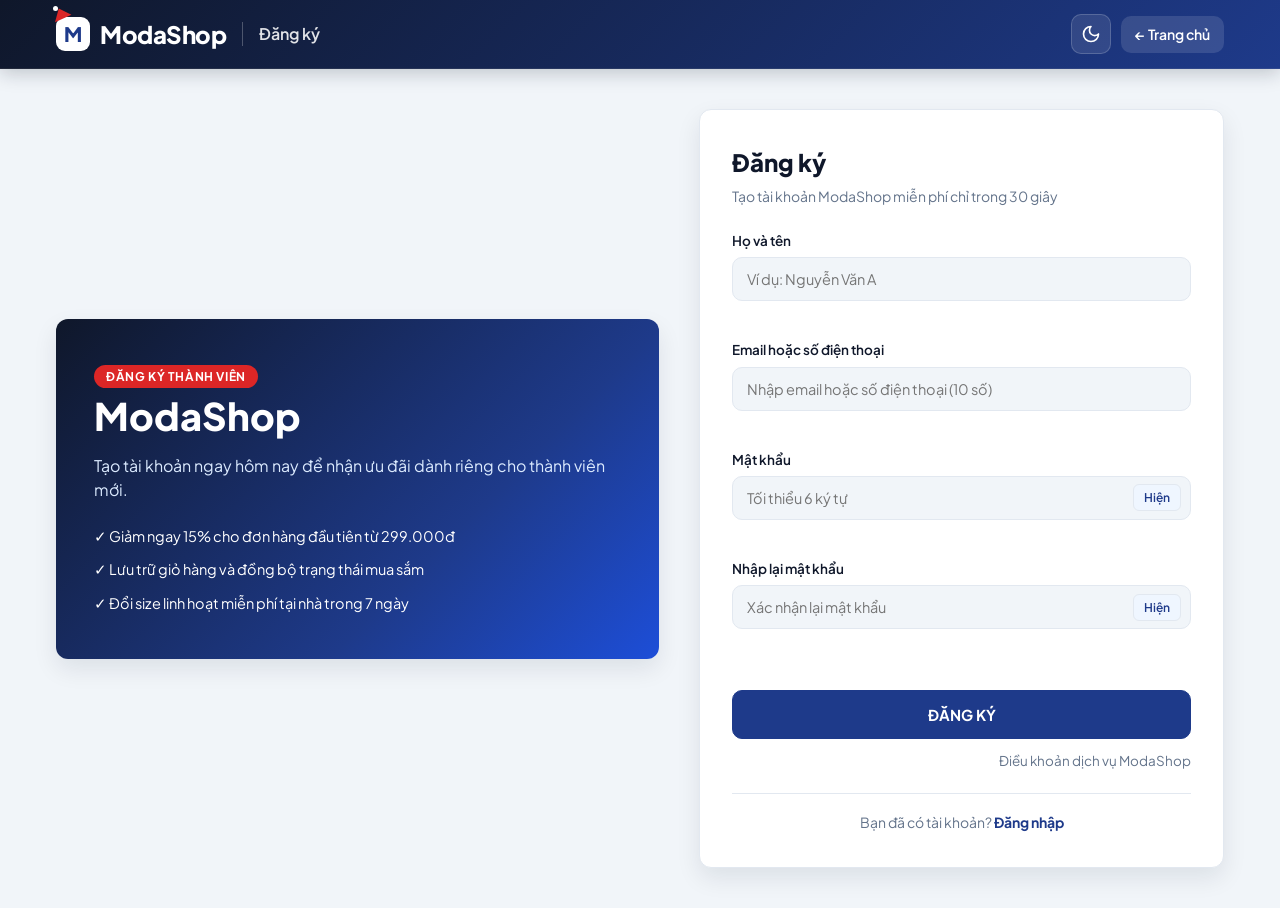
<file: register.html>
<!DOCTYPE html>
<html lang="vi">
<head>
  <meta charset="UTF-8">
  <meta name="viewport" content="width=device-width, initial-scale=1.0">
  <title>Đăng ký - ModaShop</title>
  <script>
    // Áp dụng Dark Mode ngay lập tức trước khi CSS render để tránh nháy trắng
    if (localStorage.getItem('modashop_theme') === 'dark') {
      document.documentElement.setAttribute('data-theme', 'dark');
    }
  </script>
  <link rel="preconnect" href="https://fonts.googleapis.com">
  <link rel="preconnect" href="https://fonts.gstatic.com" crossorigin>
  <link href="https://fonts.googleapis.com/css2?family=Plus+Jakarta+Sans:wght@400;500;600;700;800&display=swap" rel="stylesheet">
  <link rel="stylesheet" href="style.css">
</head>
<body class="auth-page">

  <!-- Header đồng bộ phong cách ModaShop -->
  <header class="auth-header">
    <div class="container auth-header-inner">
      <div class="auth-header-left">
        <a href="index.html" class="logo auth-logo">
          <span class="logo-badge">M</span>ModaShop
        </a>
        <span class="auth-page-title">Đăng ký</span>
      </div>

      <div class="header-actions">
        <button type="button" class="theme-toggle" id="themeToggle" aria-label="Chuyển đổi giao diện Sáng/Tối" title="Chuyển chế độ Sáng / Tối">
          <svg class="icon-moon" width="20" height="20" viewBox="0 0 24 24" fill="none" stroke="currentColor" stroke-width="2" stroke-linecap="round" stroke-linejoin="round"><path d="M12 3a6 6 0 0 0 9 9 9 9 0 1 1-9-9Z"/></svg>
          <svg class="icon-sun" width="20" height="20" viewBox="0 0 24 24" fill="none" stroke="currentColor" stroke-width="2" stroke-linecap="round" stroke-linejoin="round"><circle cx="12" cy="12" r="4"/><path d="M12 2v2"/><path d="M12 20v2"/><path d="m4.93 4.93 1.41 1.41"/><path d="m17.66 17.66 1.41 1.41"/><path d="M2 12h2"/><path d="M20 12h2"/><path d="m6.34 17.66-1.41 1.41"/><path d="m19.07 4.93-1.41 1.41"/></svg>
        </button>
        <a href="index.html" class="auth-back-link">← Trang chủ</a>
      </div>
    </div>
  </header>

  <main class="auth-main">
    <div class="container auth-wrap">

      <!-- Bên trái: Giới thiệu quyền lợi thành viên -->
      <div class="auth-intro">
        <span class="banner-tag">ĐĂNG KÝ THÀNH VIÊN</span>
        <h1>ModaShop</h1>
        <p>Tạo tài khoản ngay hôm nay để nhận ưu đãi dành riêng cho thành viên mới.</p>
        <ul class="auth-perks">
          <li>✓ Giảm ngay 15% cho đơn hàng đầu tiên từ 299.000đ</li>
          <li>✓ Lưu trữ giỏ hàng và đồng bộ trạng thái mua sắm</li>
          <li>✓ Đổi size linh hoạt miễn phí tại nhà trong 7 ngày</li>
        </ul>
      </div>

      <!-- Bên phải: Form đăng ký -->
      <form class="auth-box" id="registerForm" novalidate>
        <h2>Đăng ký</h2>
        <p class="auth-subtitle">Tạo tài khoản ModaShop miễn phí chỉ trong 30 giây</p>

        <div class="form-group">
          <label for="regName" class="form-label">Họ và tên</label>
          <input type="text" id="regName" placeholder="Ví dụ: Nguyễn Văn A">
          <p class="field-error" id="regNameError"></p>
        </div>

        <div class="form-group">
          <label for="regAccount" class="form-label">Email hoặc số điện thoại</label>
          <input type="text" id="regAccount" placeholder="Nhập email hoặc số điện thoại (10 số)">
          <p class="field-error" id="regAccountError"></p>
        </div>

        <div class="form-group">
          <label for="regPassword" class="form-label">Mật khẩu</label>
          <div class="password-box">
            <input type="password" id="regPassword" placeholder="Tối thiểu 6 ký tự">
            <button type="button" class="toggle-pass" data-target="regPassword">Hiện</button>
          </div>
          <p class="field-error" id="regPasswordError"></p>
        </div>

        <div class="form-group">
          <label for="regConfirm" class="form-label">Nhập lại mật khẩu</label>
          <div class="password-box">
            <input type="password" id="regConfirm" placeholder="Xác nhận lại mật khẩu">
            <button type="button" class="toggle-pass" data-target="regConfirm">Hiện</button>
          </div>
          <p class="field-error" id="regConfirmError"></p>
        </div>

        <p class="form-error" id="registerError"></p>

        <button type="submit" class="btn-main auth-submit">ĐĂNG KÝ</button>

        <div class="auth-extra">
          <button type="button" class="link-btn-muted" onclick="document.getElementById('termsModal').classList.add('show')">Điều khoản dịch vụ ModaShop</button>
        </div>

        <p class="auth-switch">
          Bạn đã có tài khoản? <a href="login.html">Đăng nhập</a>
        </p>
      </form>

    </div>
  </main>

  <!-- Modal Điều khoản dịch vụ -->
  <div class="info-modal-backdrop" id="termsModal" onclick="if(event.target===this) this.classList.remove('show')">
    <div class="info-modal">
      <div class="info-modal-header">
        <h3>Điều khoản dịch vụ</h3>
        <button type="button" class="info-modal-close" onclick="document.getElementById('termsModal').classList.remove('show')">×</button>
      </div>
      <div class="info-modal-body">
        1. Thông tin tài khoản được lưu cục bộ trên trình duyệt (<code>localStorage</code>) phục vụ mục đích trải nghiệm đặt hàng.<br><br>
        2. Khách hàng được quyền kiểm tra sản phẩm trước khi thanh toán và đổi trả trong vòng 7 ngày nếu còn nguyên tem mác.
      </div>
    </div>
  </div>

  <div class="toast" id="toast"></div>

  <script src="script.js"></script>
  <script>
    // Xử lý bật/tắt Dark Mode đồng bộ với toàn bộ website
    const themeToggleBtn = document.getElementById('themeToggle');
    if (themeToggleBtn && !themeToggleBtn.dataset.bound) {
      themeToggleBtn.dataset.bound = 'true';
      themeToggleBtn.addEventListener('click', () => {
        const root = document.documentElement;
        if (root.getAttribute('data-theme') === 'dark') {
          root.removeAttribute('data-theme');
          localStorage.setItem('modashop_theme', 'light');
        } else {
          root.setAttribute('data-theme', 'dark');
          localStorage.setItem('modashop_theme', 'dark');
        }
      });
    }
  </script>
</body>
</html>
</file>
<file: style.css>
/* ===== BẢNG MÀU XANH NAVY - CHẾ ĐỘ SÁNG (MẶC ĐỊNH) ===== */
:root {
  --header-bg: linear-gradient(135deg, #0f172a 0%, #1e3a8a 100%);
  --primary: #1e3a8a;
  --primary-contrast: #ffffff;
  --primary-dark: #172554;
  --primary-soft: #eff6ff;
  --accent: #dc2626;
  --dark: #0f172a;
  --text: #1e293b;
  --muted: #64748b;
  --bg: #f1f5f9;
  --surface: #ffffff;
  --border: #e2e8f0;
  --radius: 12px;
  --shadow-sm: 0 2px 8px rgba(15, 23, 42, 0.05);
  --shadow-md: 0 10px 25px rgba(15, 23, 42, 0.09);
}

/* ===== BẢNG MÀU XANH NAVY ĐÊM - DARK MODE ===== */
[data-theme="dark"] {
  --header-bg: linear-gradient(135deg, #060b19 0%, #172554 100%);
  --primary: #2563eb;
  --primary-contrast: #ffffff;
  --primary-dark: #1d4ed8;
  --primary-soft: #1e293b;
  --accent: #f87171;
  --dark: #f8fafc;
  --text: #e2e8f0;
  --muted: #94a3b8;
  --bg: #0b1120;
  --surface: #111827;
  --border: #1e293b;
  --shadow-sm: 0 2px 8px rgba(0, 0, 0, 0.4);
  --shadow-md: 0 10px 25px rgba(0, 0, 0, 0.55);
}

/* ===== CÀI ĐẶT CHUNG ===== */
* {
  margin: 0;
  padding: 0;
  box-sizing: border-box;
}

html {
  scroll-behavior: smooth;
}

body {
  font-family: 'Plus Jakarta Sans', -apple-system, BlinkMacSystemFont, sans-serif;
  background-color: var(--bg);
  color: var(--text);
  line-height: 1.5;
}

body,
.header,
.auth-header,
.search-box,
.service-bar,
.category,
.product-card,
.detail-box,
.detail-desc,
.cart-items-box,
.cart-summary-box,
.auth-box,
.info-modal {
  transition: background-color 0.25s ease, color 0.25s ease, border-color 0.25s ease;
}

.container {
  max-width: 1200px;
  margin: 0 auto;
  padding: 0 16px;
}

/* ===== HEADER XANH NAVY & MŨ GIÁNG SINH ===== */
.header,
.auth-header {
  background: var(--header-bg);
  color: #ffffff;
  position: sticky;
  top: 0;
  z-index: 100;
  box-shadow: 0 4px 18px rgba(15, 23, 42, 0.22);
  border-bottom: 1px solid rgba(255, 255, 255, 0.08);
}

.header-top {
  background: rgba(0, 0, 0, 0.16);
  border-bottom: 1px solid rgba(255, 255, 255, 0.08);
  font-size: 13px;
}

.header-top-inner {
  display: flex;
  justify-content: space-between;
  align-items: center;
  padding-top: 6px;
  padding-bottom: 6px;
}

.header-links {
  display: flex;
  align-items: center;
  gap: 16px;
}

.header-links a,
.link-btn {
  color: rgba(255, 255, 255, 0.9);
  text-decoration: none;
  background: none;
  border: none;
  font: inherit;
  cursor: pointer;
}

.header-links a:hover,
.link-btn:hover {
  opacity: 0.75;
}

#authLinks {
  display: inline-flex;
  align-items: center;
  gap: 10px;
  font-weight: 600;
}

.hello-user {
  color: #fde047;
}

.sep {
  opacity: 0.4;
}

.header-main,
.auth-header-inner {
  display: flex;
  align-items: center;
  justify-content: space-between;
  gap: 20px;
  padding-top: 14px;
  padding-bottom: 14px;
}

.logo {
  display: inline-flex;
  align-items: center;
  gap: 10px;
  font-size: 24px;
  font-weight: 800;
  color: #ffffff;
  text-decoration: none;
  letter-spacing: -0.5px;
  white-space: nowrap;
}

.logo-badge {
  position: relative;
  display: inline-flex;
  align-items: center;
  justify-content: center;
  width: 34px;
  height: 34px;
  background: #ffffff;
  color: #1e3a8a;
  border-radius: 9px;
  font-weight: 800;
  font-size: 20px;
}

/* Mũ Giáng Sinh trên góc chữ M */
.logo-badge::before {
  content: '';
  position: absolute;
  top: -9px;
  left: -4px;
  width: 0;
  height: 0;
  border-left: 9px solid transparent;
  border-right: 9px solid transparent;
  border-bottom: 11px solid #dc2626;
  transform: rotate(-24deg);
}

.logo-badge::after {
  content: '';
  position: absolute;
  top: -11px;
  left: -3px;
  width: 5px;
  height: 5px;
  background: #ffffff;
  border-radius: 50%;
}

.search-box {
  flex: 1;
  max-width: 620px;
  display: flex;
  background: var(--surface);
  border: 1px solid var(--border);
  border-radius: 10px;
  padding: 4px;
  box-shadow: 0 2px 10px rgba(0, 0, 0, 0.14);
}

.search-box input {
  flex: 1;
  border: none;
  outline: none;
  background: transparent;
  padding: 9px 14px;
  font-size: 14px;
  font-family: inherit;
  color: var(--text);
}

.search-box button {
  display: inline-flex;
  align-items: center;
  gap: 6px;
  background: var(--primary);
  color: var(--primary-contrast);
  border: none;
  padding: 9px 18px;
  border-radius: 8px;
  font-family: inherit;
  font-size: 14px;
  font-weight: 600;
  cursor: pointer;
}

.search-box button:hover {
  background: var(--primary-dark);
}

.header-actions {
  display: flex;
  align-items: center;
  gap: 10px;
}

.theme-toggle {
  display: inline-flex;
  align-items: center;
  justify-content: center;
  width: 40px;
  height: 40px;
  border-radius: 10px;
  border: 1px solid rgba(255, 255, 255, 0.18);
  background: rgba(255, 255, 255, 0.1);
  color: #ffffff;
  cursor: pointer;
}

.theme-toggle:hover {
  background: rgba(255, 255, 255, 0.22);
}

.theme-toggle .icon-sun {
  display: none;
}

[data-theme="dark"] .theme-toggle .icon-moon {
  display: none;
}

[data-theme="dark"] .theme-toggle .icon-sun {
  display: block;
  color: #facc15;
}

.cart {
  display: inline-flex;
  align-items: center;
  gap: 8px;
  color: #ffffff;
  text-decoration: none;
  font-weight: 600;
  font-size: 14px;
  background: rgba(255, 255, 255, 0.12);
  padding: 9px 16px;
  border-radius: 10px;
  white-space: nowrap;
}

.cart:hover {
  background: rgba(255, 255, 255, 0.22);
}

.cart-count {
  background: #dc2626;
  color: #ffffff;
  font-size: 12px;
  font-weight: 800;
  min-width: 22px;
  height: 22px;
  padding: 0 6px;
  border-radius: 999px;
  display: inline-flex;
  align-items: center;
  justify-content: center;
}

/* ===== BANNER & SERVICE BAR ===== */
.banner {
  display: grid;
  grid-template-columns: 2fr 1fr;
  gap: 16px;
  margin-top: 20px;
}

.banner-main {
  background: linear-gradient(135deg, #0f172a 0%, #1e3a8a 65%, #1d4ed8 100%);
  color: #ffffff;
  border-radius: var(--radius);
  padding: 44px 40px;
  display: flex;
  flex-direction: column;
  justify-content: center;
  align-items: flex-start;
  box-shadow: var(--shadow-md);
}

.banner-tag {
  background: #dc2626;
  color: #ffffff;
  font-size: 12px;
  font-weight: 700;
  padding: 4px 12px;
  border-radius: 999px;
  letter-spacing: 0.6px;
  margin-bottom: 14px;
}

.banner-main h1 {
  font-size: 38px;
  font-weight: 800;
  line-height: 1.15;
  margin-bottom: 10px;
}

.banner-main p {
  font-size: 16px;
  color: #dbeafe;
  margin-bottom: 24px;
}

.btn {
  display: inline-block;
  background: #ffffff;
  color: #1e3a8a;
  text-decoration: none;
  font-weight: 700;
  font-size: 15px;
  padding: 12px 26px;
  border-radius: 10px;
}

.banner-side {
  display: grid;
  grid-template-rows: 1fr 1fr;
  gap: 16px;
}

.banner-small {
  border-radius: var(--radius);
  padding: 22px 24px;
  text-decoration: none;
  color: #ffffff;
  display: flex;
  flex-direction: column;
  justify-content: center;
  box-shadow: var(--shadow-sm);
}

.banner-small-1 {
  background: linear-gradient(135deg, #1e3a8a, #2563eb);
}

.banner-small-2 {
  background: linear-gradient(135deg, #991b1b, #dc2626);
}

.small-tag {
  font-size: 11px;
  font-weight: 700;
  opacity: 0.9;
  margin-bottom: 4px;
}

.banner-small h3 {
  font-size: 20px;
  font-weight: 800;
  margin-bottom: 4px;
}

.banner-small p {
  font-size: 13px;
}

.service-bar {
  display: grid;
  grid-template-columns: repeat(4, 1fr);
  gap: 16px;
  background: var(--surface);
  border: 1px solid var(--border);
  border-radius: var(--radius);
  padding: 18px 20px;
  margin-top: 16px;
  box-shadow: var(--shadow-sm);
}

.service-item {
  display: flex;
  align-items: center;
  gap: 12px;
}

.service-icon {
  font-size: 24px;
  width: 44px;
  height: 44px;
  background: var(--primary-soft);
  border-radius: 10px;
  display: flex;
  align-items: center;
  justify-content: center;
  flex-shrink: 0;
}

.service-item strong {
  display: block;
  font-size: 14px;
  color: var(--dark);
}

.service-item span {
  font-size: 12.5px;
  color: var(--muted);
}

/* ===== DANH MỤC & TIÊU ĐỀ ===== */
.section {
  margin-top: 28px;
}

.section-header {
  display: flex;
  justify-content: space-between;
  align-items: center;
  margin-bottom: 14px;
}

.section-title {
  font-size: 19px;
  font-weight: 800;
  color: var(--dark);
  position: relative;
  padding-left: 12px;
}

.section-title::before {
  content: '';
  position: absolute;
  left: 0;
  top: 3px;
  bottom: 3px;
  width: 4px;
  background: var(--primary);
  border-radius: 4px;
}

.section-subtitle,
.continue-link {
  font-size: 13.5px;
  color: var(--muted);
  text-decoration: none;
  font-weight: 600;
}

.categories {
  display: flex;
  flex-wrap: wrap;
  gap: 10px;
}

.category {
  padding: 10px 20px;
  background: var(--surface);
  border: 1px solid var(--border);
  border-radius: 999px;
  font-family: inherit;
  font-size: 14px;
  font-weight: 600;
  color: var(--text);
  cursor: pointer;
}

.category:hover {
  border-color: var(--primary);
  color: var(--primary);
}

.category.active {
  background: var(--primary);
  border-color: var(--primary);
  color: var(--primary-contrast);
}

/* ===== THẺ SẢN PHẨM (KHỚP 100% CLASS CỦA SCRIPT.JS) ===== */
.product-grid {
  display: grid;
  grid-template-columns: repeat(4, 1fr);
  gap: 18px;
}

.product-card {
  background: var(--surface);
  border: 1px solid var(--border);
  border-radius: var(--radius);
  overflow: hidden;
  display: flex;
  flex-direction: column;
  text-decoration: none;
  color: var(--text);
  box-shadow: var(--shadow-sm);
  transition: transform 0.22s ease, box-shadow 0.22s ease, border-color 0.22s ease;
}

.product-card:hover {
  transform: translateY(-4px);
  box-shadow: var(--shadow-md);
  border-color: var(--primary);
}

.product-img {
  position: relative;
  width: 100%;
  aspect-ratio: 1 / 1;
  background: var(--primary-soft);
  overflow: hidden;
}

.product-img img {
  width: 100%;
  height: 100%;
  object-fit: cover;
  display: block;
  transition: transform 0.35s ease;
}

.product-card:hover .product-img img {
  transform: scale(1.05);
}

/* Khung chữ "Ảnh sản phẩm" khi chưa có hình ảnh */
.no-img {
  width: 100%;
  height: 100%;
  display: flex;
  align-items: center;
  justify-content: center;
  background: linear-gradient(135deg, var(--primary-soft) 0%, var(--border) 100%);
  color: var(--muted);
  font-size: 13.5px;
  font-weight: 600;
  text-align: center;
  padding: 12px;
}

.discount {
  position: absolute;
  top: 10px;
  right: 10px;
  background: #dc2626;
  color: #ffffff;
  font-size: 12px;
  font-weight: 800;
  padding: 3px 8px;
  border-radius: 6px;
  box-shadow: 0 2px 6px rgba(220, 38, 38, 0.35);
}

.product-info {
  padding: 14px;
  display: flex;
  flex-direction: column;
  flex: 1;
  gap: 8px;
}

.product-name {
  font-size: 14.5px;
  font-weight: 600;
  color: var(--dark);
  line-height: 1.4;
  min-height: 40px;
  display: -webkit-box;
  -webkit-line-clamp: 2;
  -webkit-box-orient: vertical;
  overflow: hidden;
}

.product-price-row {
  display: flex;
  align-items: baseline;
  flex-wrap: wrap;
  gap: 8px;
  margin-top: auto;
}

.product-price {
  font-size: 16.5px;
  font-weight: 800;
  color: var(--accent);
}

.old-price {
  font-size: 13px;
  font-weight: 500;
  color: var(--muted);
  text-decoration: line-through;
}

.product-meta {
  display: flex;
  align-items: center;
  justify-content: space-between;
  padding-top: 8px;
  border-top: 1px dashed var(--border);
  font-size: 12.5px;
  color: var(--muted);
}

.product-rating {
  display: inline-flex;
  align-items: center;
  gap: 4px;
  font-weight: 600;
  color: var(--text);
}

.product-rating .star {
  color: #f59e0b;
  font-size: 14px;
}

/* ===== TRANG CHI TIẾT SẢN PHẨM (KHỚP CLASS CỦA SCRIPT.JS) ===== */
.page-breadcrumb,
.auth-page-title {
  font-size: 16px;
  font-weight: 600;
  color: rgba(255, 255, 255, 0.88);
  border-left: 1px solid rgba(255, 255, 255, 0.25);
  padding-left: 16px;
  margin-right: auto;
}

.product-detail-page {
  margin-top: 22px;
  min-height: 65vh;
}

.breadcrumb-nav {
  display: flex;
  align-items: center;
  flex-wrap: wrap;
  gap: 8px;
  font-size: 13.5px;
  color: var(--muted);
  margin-bottom: 18px;
}

.breadcrumb-nav a {
  color: var(--muted);
  text-decoration: none;
}

.breadcrumb-nav a:hover {
  color: var(--primary);
}

.detail-box {
  display: grid;
  grid-template-columns: 1fr 1.15fr;
  gap: 36px;
  background: var(--surface);
  border: 1px solid var(--border);
  border-radius: var(--radius);
  padding: 28px;
  box-shadow: var(--shadow-sm);
}

.detail-main-img {
  width: 100%;
  aspect-ratio: 1 / 1;
  border-radius: 10px;
  overflow: hidden;
  border: 1px solid var(--border);
}

.detail-main-img img {
  width: 100%;
  height: 100%;
  object-fit: cover;
}

.detail-thumbs {
  display: grid;
  grid-template-columns: repeat(4, 1fr);
  gap: 10px;
  margin-top: 12px;
}

.detail-thumb {
  aspect-ratio: 1 / 1;
  border-radius: 8px;
  overflow: hidden;
  border: 2px solid var(--border);
  cursor: pointer;
}

.detail-thumb.active {
  border-color: var(--primary);
}

.detail-thumb img {
  width: 100%;
  height: 100%;
  object-fit: cover;
}

.detail-name {
  font-size: 26px;
  font-weight: 800;
  color: var(--dark);
  margin-bottom: 10px;
}

.detail-stats {
  display: flex;
  align-items: center;
  gap: 10px;
  font-size: 14px;
  color: var(--muted);
  margin-bottom: 16px;
}

.stat-main {
  font-weight: 700;
  color: var(--dark);
}

.detail-price-box {
  display: flex;
  align-items: center;
  gap: 12px;
  background: var(--bg);
  padding: 14px 18px;
  border-radius: 10px;
  margin-bottom: 20px;
}

.detail-price {
  font-size: 28px;
  font-weight: 800;
  color: var(--accent);
}

.detail-discount {
  background: #dc2626;
  color: #ffffff;
  font-size: 12px;
  font-weight: 800;
  padding: 3px 8px;
  border-radius: 6px;
}

.detail-row {
  display: flex;
  align-items: center;
  gap: 16px;
  margin-bottom: 16px;
  font-size: 14.5px;
}

.detail-label {
  width: 100px;
  color: var(--muted);
  font-weight: 600;
  flex-shrink: 0;
}

.option-list {
  display: flex;
  flex-wrap: wrap;
  gap: 8px;
}

.option-btn {
  padding: 7px 14px;
  background: var(--bg);
  color: var(--dark);
  border: 1px solid var(--border);
  border-radius: 8px;
  font-family: inherit;
  font-size: 13.5px;
  font-weight: 600;
  cursor: pointer;
}

.option-btn.selected {
  background: var(--primary);
  color: var(--primary-contrast);
  border-color: var(--primary);
}

.qty-box {
  display: inline-flex;
  align-items: center;
  border: 1px solid var(--border);
  border-radius: 8px;
  overflow: hidden;
  background: var(--bg);
}

.qty-box button {
  width: 32px;
  height: 32px;
  border: none;
  background: transparent;
  color: var(--dark);
  font-weight: 700;
  font-size: 16px;
  cursor: pointer;
}

.qty-box span {
  min-width: 38px;
  text-align: center;
  font-weight: 700;
  color: var(--dark);
}

.detail-error {
  color: var(--accent);
  font-size: 13.5px;
  font-weight: 600;
  min-height: 20px;
  margin-bottom: 10px;
}

.detail-actions {
  display: grid;
  grid-template-columns: 1fr 1fr;
  gap: 12px;
}

.btn-outline,
.btn-main {
  padding: 14px 18px;
  border-radius: 10px;
  font-family: inherit;
  font-size: 15px;
  font-weight: 700;
  cursor: pointer;
  text-align: center;
  text-decoration: none;
  display: inline-block;
}

.btn-outline {
  background: var(--primary-soft);
  color: var(--primary);
  border: 1px solid var(--border);
}

.btn-main {
  background: var(--primary);
  color: var(--primary-contrast);
  border: 1px solid var(--primary);
}

.btn-main:hover {
  background: var(--primary-dark);
}

.detail-desc {
  background: var(--surface);
  border: 1px solid var(--border);
  border-radius: var(--radius);
  padding: 24px 28px;
}

.desc-title {
  font-size: 17px;
  font-weight: 800;
  color: var(--dark);
  margin-bottom: 12px;
}

.detail-desc p {
  margin-bottom: 12px;
  line-height: 1.65;
}

.detail-desc ul {
  padding-left: 20px;
  color: var(--muted);
  line-height: 1.8;
}

/* ===== TRANG GIỎ HÀNG (KHỚP CLASS CỦA SCRIPT.JS) ===== */
.cart-page {
  margin-top: 28px;
  min-height: 60vh;
}

.cart-layout {
  display: grid;
  grid-template-columns: 1.8fr 1fr;
  gap: 24px;
  align-items: start;
}

.cart-items-box,
.cart-summary-box {
  background: var(--surface);
  border: 1px solid var(--border);
  border-radius: var(--radius);
  padding: 22px;
  box-shadow: var(--shadow-sm);
}

.cart-empty {
  text-align: center;
  padding: 40px 16px;
}

.cart-empty p {
  color: var(--muted);
  margin-bottom: 16px;
  font-size: 16px;
}

.cart-row {
  display: grid;
  grid-template-columns: 2fr 1fr auto 1fr auto;
  align-items: center;
  gap: 14px;
  padding: 16px 0;
  border-bottom: 1px solid var(--border);
}

.cart-row:last-child {
  border-bottom: none;
}

.cart-product {
  display: flex;
  align-items: center;
  gap: 12px;
}

.cart-thumb {
  width: 68px;
  height: 68px;
  border-radius: 8px;
  overflow: hidden;
  border: 1px solid var(--border);
  flex-shrink: 0;
  text-decoration: none;
}

.cart-thumb img {
  width: 100%;
  height: 100%;
  object-fit: cover;
}

.cart-product a {
  color: var(--dark);
  font-weight: 700;
  font-size: 14.5px;
  text-decoration: none;
}

.cart-variant {
  font-size: 12.5px;
  color: var(--muted);
  margin-top: 4px;
}

.cart-line-total {
  font-weight: 800;
  color: var(--accent);
}

.remove-btn {
  background: none;
  border: none;
  color: var(--muted);
  font-weight: 600;
  cursor: pointer;
}

.remove-btn:hover {
  color: #ef4444;
}

.cart-summary-box {
  flex-direction: column;
  gap: 14px;
}

.cart-summary-box h3 {
  font-size: 18px;
  font-weight: 800;
  color: var(--dark);
}

.summary-line,
.summary-total {
  display: flex;
  justify-content: space-between;
  align-items: center;
  width: 100%;
}

.total-amount {
  font-size: 22px;
  font-weight: 800;
  color: var(--accent);
}

/* ===== TRANG ĐĂNG NHẬP & ĐĂNG KÝ ===== */
.auth-page {
  min-height: 100vh;
  display: flex;
  flex-direction: column;
}

.auth-header-left {
  display: flex;
  align-items: center;
  gap: 16px;
}

.auth-back-link {
  color: #ffffff;
  text-decoration: none;
  font-size: 14px;
  font-weight: 600;
  padding: 8px 14px;
  border-radius: 10px;
  background: rgba(255, 255, 255, 0.12);
}

.auth-main {
  flex: 1;
  display: flex;
  align-items: center;
  padding: 40px 0;
}

.auth-wrap {
  display: grid;
  grid-template-columns: 1.15fr 1fr;
  gap: 40px;
  align-items: center;
}

.auth-intro {
  background: linear-gradient(135deg, #0f172a 0%, #1e3a8a 65%, #1d4ed8 100%);
  color: #ffffff;
  padding: 44px 38px;
  border-radius: var(--radius);
  box-shadow: var(--shadow-md);
}

.auth-intro h1 {
  font-size: 38px;
  font-weight: 800;
  margin-bottom: 10px;
}

.auth-intro p {
  font-size: 16px;
  color: #dbeafe;
  margin-bottom: 24px;
}

.auth-perks {
  list-style: none;
  display: flex;
  flex-direction: column;
  gap: 12px;
  font-size: 14.5px;
}

.auth-box {
  background: var(--surface);
  border: 1px solid var(--border);
  border-radius: var(--radius);
  padding: 34px 32px;
  box-shadow: var(--shadow-md);
}

.auth-box h2 {
  font-size: 24px;
  font-weight: 800;
  color: var(--dark);
  margin-bottom: 6px;
}

.auth-subtitle {
  font-size: 14px;
  color: var(--muted);
  margin-bottom: 24px;
}

.form-group {
  margin-bottom: 16px;
}

.form-label {
  display: block;
  font-size: 13.5px;
  font-weight: 600;
  color: var(--dark);
  margin-bottom: 6px;
}

.auth-box input {
  width: 100%;
  padding: 12px 14px;
  background: var(--bg);
  color: var(--text);
  border: 1px solid var(--border);
  border-radius: 10px;
  font-family: inherit;
  font-size: 14.5px;
  outline: none;
}

.auth-box input:focus {
  border-color: var(--primary);
}

.password-box {
  position: relative;
  display: flex;
  align-items: center;
}

.password-box input {
  padding-right: 64px;
}

.toggle-pass {
  position: absolute;
  right: 10px;
  background: var(--primary-soft);
  color: var(--primary);
  border: 1px solid var(--border);
  border-radius: 6px;
  padding: 5px 10px;
  font-family: inherit;
  font-size: 12px;
  font-weight: 600;
  cursor: pointer;
}

.field-error,
.form-error {
  color: var(--accent);
  font-size: 13px;
  margin-top: 5px;
  min-height: 18px;
}

.auth-submit {
  width: 100%;
  margin-top: 4px;
}

.auth-extra {
  display: flex;
  justify-content: flex-end;
  margin-top: 12px;
}

.link-btn-muted {
  background: none;
  border: none;
  font: inherit;
  font-size: 13.5px;
  color: var(--muted);
  cursor: pointer;
}

.auth-switch {
  margin-top: 22px;
  padding-top: 18px;
  border-top: 1px solid var(--border);
  text-align: center;
  font-size: 14px;
  color: var(--muted);
}

.auth-switch a {
  color: var(--primary);
  font-weight: 700;
  text-decoration: none;
}

/* ===== FOOTER, MODAL, TOAST & TUYẾT RƠI GIÁNG SINH ===== */
.footer {
  background: #0b1120;
  color: #94a3b8;
  margin-top: 56px;
  padding-top: 44px;
  border-top: 1px solid var(--border);
}

.footer-grid {
  display: grid;
  grid-template-columns: 1.5fr 1fr 1fr 1fr;
  gap: 32px;
  padding-bottom: 36px;
}

.footer-logo {
  margin-bottom: 12px;
}

.footer-desc {
  font-size: 14px;
  line-height: 1.6;
}

.footer h4 {
  color: #ffffff;
  font-size: 14px;
  font-weight: 700;
  margin-bottom: 14px;
}

.footer a,
.footer-link-btn {
  display: block;
  color: #94a3b8;
  text-decoration: none;
  background: none;
  border: none;
  font: inherit;
  font-size: 14px;
  text-align: left;
  padding: 4px 0;
  cursor: pointer;
}

.footer a:hover,
.footer-link-btn:hover {
  color: #ffffff;
}

.payment-badges {
  display: flex;
  flex-wrap: wrap;
  gap: 8px;
}

.payment-badges span {
  background: #111827;
  color: #e2e8f0;
  font-size: 12px;
  font-weight: 600;
  padding: 6px 10px;
  border-radius: 6px;
  border: 1px solid #1e293b;
}

.footer-bottom {
  border-top: 1px solid #1e293b;
  padding: 18px 16px;
  text-align: center;
  font-size: 13px;
}

.info-modal-backdrop {
  position: fixed;
  inset: 0;
  background: rgba(0, 0, 0, 0.6);
  display: none;
  align-items: center;
  justify-content: center;
  z-index: 200;
  padding: 16px;
}

.info-modal-backdrop.show {
  display: flex;
}

.info-modal {
  background: var(--surface);
  color: var(--text);
  width: 100%;
  max-width: 440px;
  border-radius: var(--radius);
  border: 1px solid var(--border);
  overflow: hidden;
  box-shadow: var(--shadow-md);
}

.info-modal-header {
  display: flex;
  justify-content: space-between;
  align-items: center;
  padding: 16px 20px;
  border-bottom: 1px solid var(--border);
  color: var(--dark);
}

.info-modal-close {
  background: none;
  border: none;
  font-size: 24px;
  cursor: pointer;
  color: var(--muted);
}

.info-modal-body {
  padding: 20px;
  font-size: 14.5px;
  line-height: 1.65;
}

.toast {
  position: fixed;
  bottom: 24px;
  right: 24px;
  background: #0f172a;
  color: #ffffff;
  border: 1px solid #1e3a8a;
  padding: 12px 20px;
  border-radius: 10px;
  font-size: 14px;
  font-weight: 600;
  box-shadow: var(--shadow-md);
  opacity: 0;
  transform: translateY(16px);
  pointer-events: none;
  transition: all 0.25s ease;
  z-index: 300;
}

.toast.show {
  opacity: 1;
  transform: translateY(0);
}

.xmas-snowflake {
  position: fixed;
  top: -24px;
  color: #ffffff;
  text-shadow: 0 0 6px rgba(30, 58, 138, 0.45);
  user-select: none;
  pointer-events: none;
  z-index: 9999;
  animation: xmasFall linear forwards;
}

@keyframes xmasFall {
  0% { transform: translateY(0) translateX(0) rotate(0deg); }
  50% { transform: translateY(50vh) translateX(18px) rotate(180deg); }
  100% { transform: translateY(105vh) translateX(-12px) rotate(360deg); }
}

@media (max-width: 992px) {
  .product-grid { grid-template-columns: repeat(3, 1fr); }
  .service-bar, .footer-grid { grid-template-columns: repeat(2, 1fr); }
}

@media (max-width: 768px) {
  .header-top, .page-breadcrumb, .auth-page-title { display: none; }
  .header-main { flex-wrap: wrap; gap: 12px; }
  .search-box { order: 3; max-width: 100%; width: 100%; }
  .banner, .detail-box, .cart-layout, .auth-wrap { grid-template-columns: 1fr; }
  .cart-row { grid-template-columns: 1fr; }
  .product-grid { grid-template-columns: repeat(2, 1fr); gap: 12px; }
}
</file>
